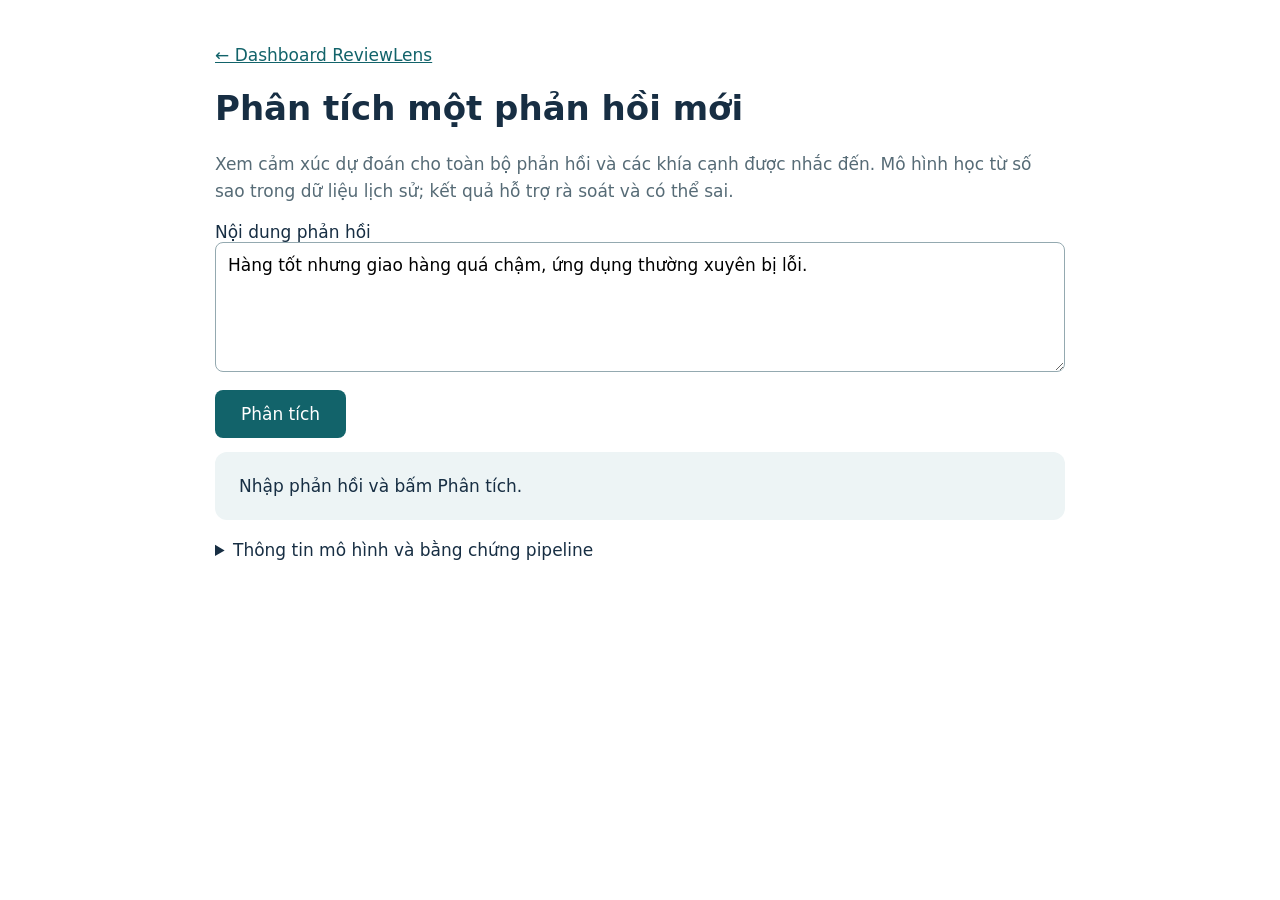
<file: dashboard/web/demo.html>
<!doctype html><html lang="vi"><meta charset="utf-8"><meta name="viewport" content="width=device-width,initial-scale=1"><title>ReviewLens Phân tích phản hồi</title><style>body{font:17px system-ui;max-width:850px;margin:45px auto;padding:0 24px;color:#172e43}textarea{width:100%;height:130px;padding:12px;font:inherit;box-sizing:border-box;border:1px solid #94a9b0;border-radius:8px}button{background:#12636a;color:white;border:0;padding:14px 26px;font:inherit;border-radius:8px;margin:14px 0;cursor:pointer}pre{white-space:pre-wrap;overflow-wrap:anywhere;font-size:13px;background:#edf4f5;padding:20px}a{color:#12636a}.note{color:#566b76;line-height:1.6}.panel{padding:24px;background:#edf4f5;border-radius:12px}.tag{display:inline-block;margin:5px 8px 4px 0;border:1px solid #9bbfc2;border-radius:20px;padding:5px 12px}h2{margin:0 0 14px}details{margin:20px 0}</style><a href="/">← Dashboard ReviewLens</a><h1>Phân tích một phản hồi mới</h1><p class="note">Xem cảm xúc dự đoán cho toàn bộ phản hồi và các khía cạnh được nhắc đến. Mô hình học từ số sao trong dữ liệu lịch sử; kết quả hỗ trợ rà soát và có thể sai.</p><form><label for="review">Nội dung phản hồi</label><textarea id="review" maxlength="5000" required>Hàng tốt nhưng giao hàng quá chậm, ứng dụng thường xuyên bị lỗi.</textarea><button>Phân tích</button></form><section id="result" class="panel" aria-live="polite">Nhập phản hồi và bấm Phân tích.</section><details><summary>Thông tin mô hình và bằng chứng pipeline</summary><p class="note">TF-IDF + LR/SVM huấn luyện bằng Spark từ HDFS. Nhãn 1–2 sao là tiêu cực, 4–5 sao là tích cực; bỏ 3 sao. Khía cạnh được nhận diện theo luật đề cập; cảm xúc không được gán riêng cho từng khía cạnh.</p><pre id="technical-result"></pre></details><script>const names={delivery:'Vận chuyển',product:'Sản phẩm',app:'Ứng dụng',support:'Hỗ trợ',payment:'Thanh toán',promotion:'Giá và khuyến mãi',returns:'Đổi trả và hoàn tiền'};document.querySelector('form').onsubmit=async e=>{e.preventDefault();const box=document.querySelector('#result'),details=document.querySelector('#technical-result');box.textContent='Đang phân tích...';details.textContent='';try{const r=await fetch('/api/predict',{method:'POST',headers:{'Content-Type':'application/json'},body:JSON.stringify({review:document.querySelector('#review').value})});const d=await r.json();if(!r.ok)throw Error(d.error||'Không phân tích được phản hồi.');details.textContent=JSON.stringify(d,null,2);box.replaceChildren();const h=document.createElement('h2');h.textContent='Cảm xúc dự đoán: '+({negative:'Tiêu cực',positive:'Tích cực',uncertain:'Chưa xác định'}[d.sentiment]||'Chưa xác định');box.append(h);const label=document.createElement('p');label.textContent='Khía cạnh được nhắc đến';box.append(label);for(const a of d.aspects_mentioned){const tag=document.createElement('span');tag.className='tag';tag.textContent=names[a]||a;box.append(tag)}if(!d.aspects_mentioned.length){const p=document.createElement('p');p.textContent='Chưa tìm thấy khía cạnh theo bộ luật hiện tại.';box.append(p)}const n=document.createElement('p');n.className='note';n.textContent='Một phản hồi có thể vừa khen vừa chê. Cảm xúc trên đây áp dụng cho toàn review, chưa xác nhận cảm xúc của từng khía cạnh.';box.append(n)}catch(e){box.textContent=e.message}};</script></html>
</file>
